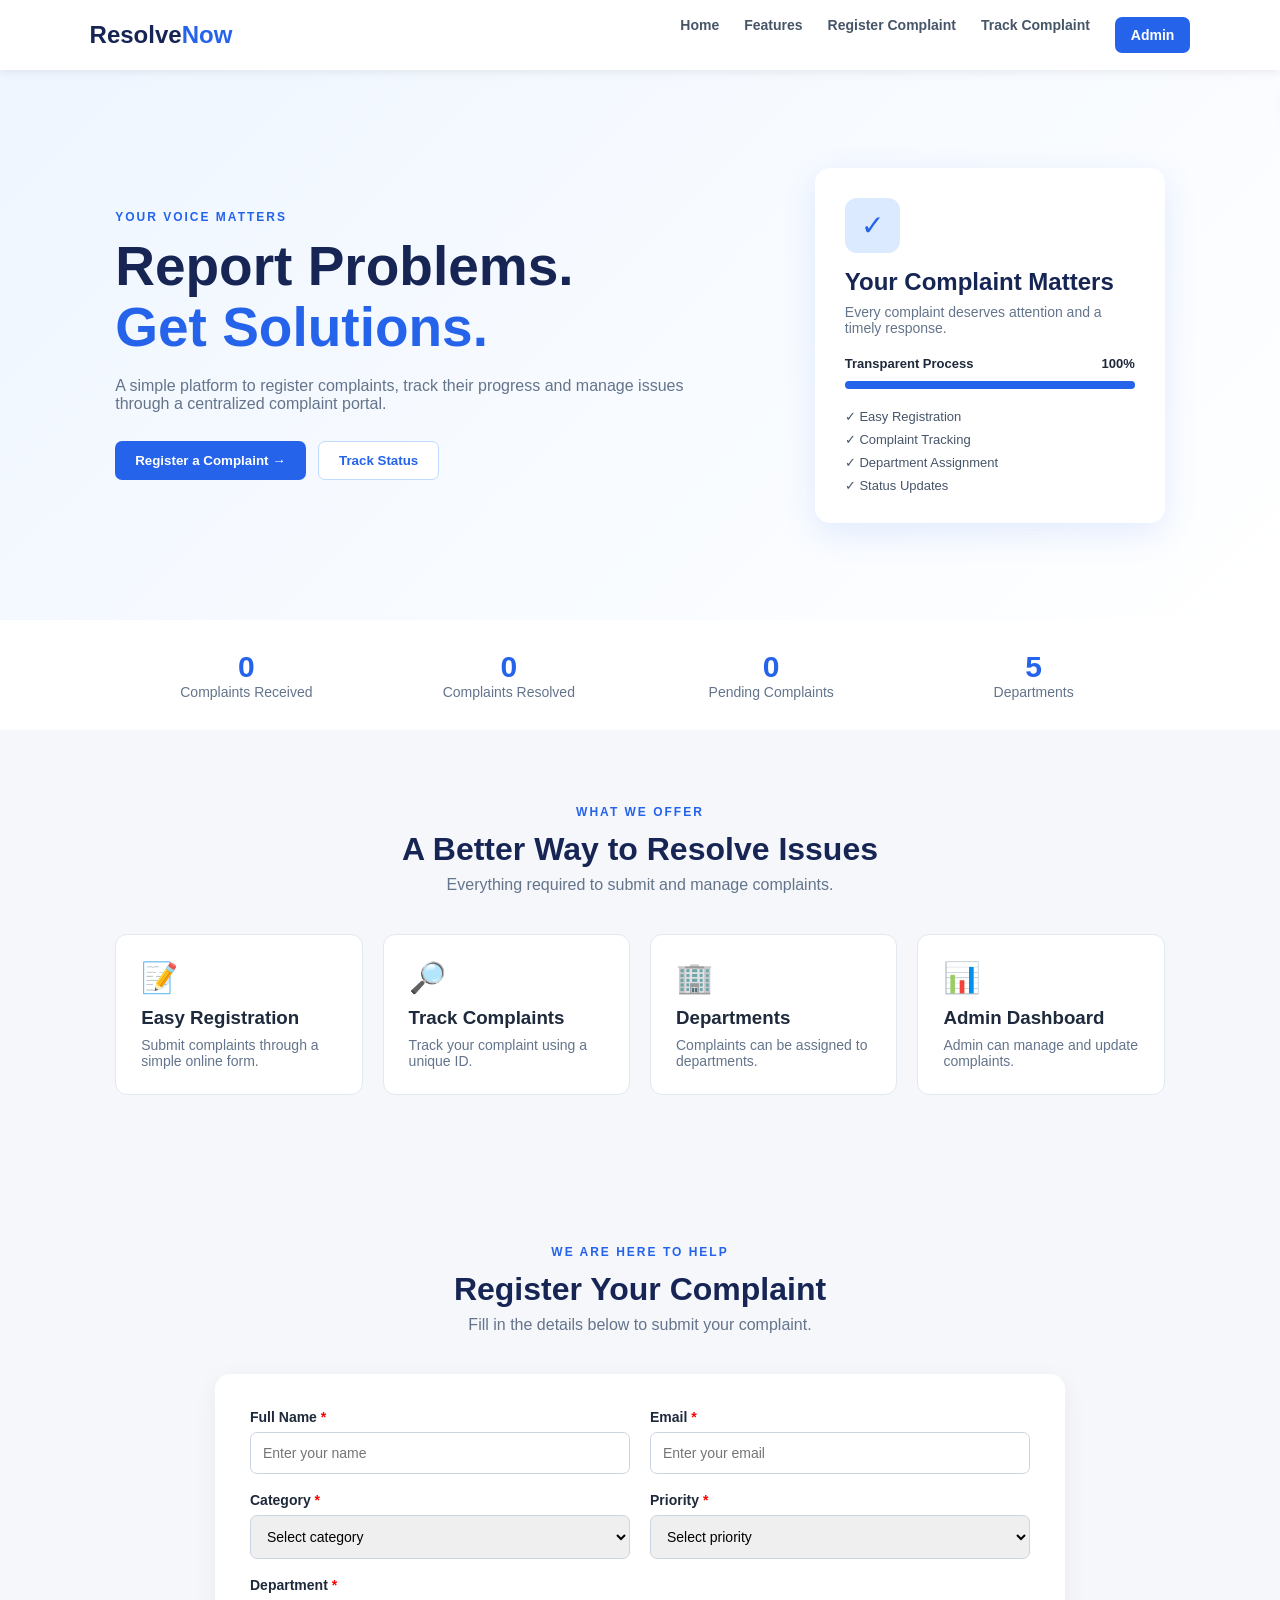
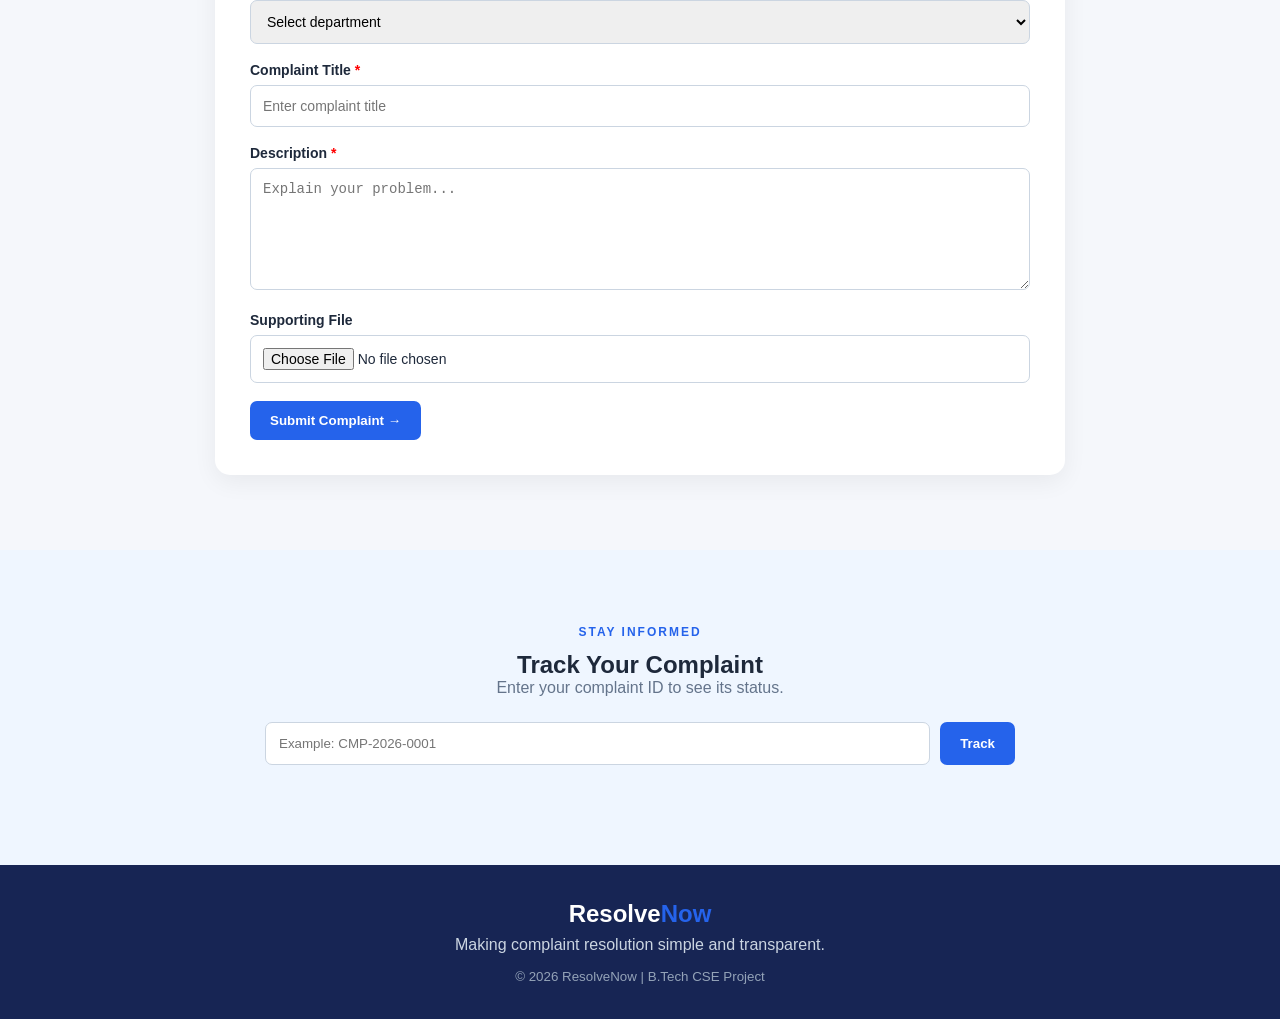
<file: ComplaintManagementPortal/index.html>
<!DOCTYPE html>
<html lang="en">
<head>
<meta charset="UTF-8">
<meta name="viewport" content="width=device-width, initial-scale=1.0">
<title>Complaint Management Portal</title>
<style>
* {
    margin: 0;
    padding: 0;
    box-sizing: border-box;
}

body {
    font-family: Arial, sans-serif;
    background: #f5f7fb;
    color: #1e293b;
}

html {
    scroll-behavior: smooth;
}

button {
    cursor: pointer;
}

.hidden {
    display: none !important;
}

.required {
    color: red;
}

.navbar {
    background: #fff;
    height: 70px;
    display: flex;
    justify-content: space-between;
    align-items: center;
    padding: 0 7%;
    box-shadow: 0 2px 10px rgba(0, 0, 0, .08);
    position: sticky;
    top: 0;
    z-index: 10;
}

.logo {
    font-size: 24px;
    font-weight: bold;
    color: #172554;
}

.logo span {
    color: #2563eb;
}

.navbar nav {
    display: flex;
    gap: 25px;
}

.navbar nav a {
    text-decoration: none;
    color: #475569;
    font-size: 14px;
    font-weight: bold;
    cursor: pointer;
}

.navbar nav a:hover,
.navbar nav a.nav-btn:hover {
    color: #2563eb;
}

.nav-btn {
    background: #2563eb;
    color: #fff !important;
    padding: 10px 16px;
    border-radius: 7px;
}

.hero {
    min-height: 550px;
    padding: 80px 9%;
    display: flex;
    align-items: center;
    justify-content: space-between;
    gap: 40px;
    background: linear-gradient(135deg, #eff6ff, #fff);
}

.hero-content {
    max-width: 580px;
}

.tagline {
    color: #2563eb;
    font-size: 12px;
    font-weight: bold;
    letter-spacing: 2px;
    margin-bottom: 12px;
}

.hero h1 {
    font-size: 55px;
    line-height: 1.1;
    color: #172554;
    margin-bottom: 20px;
}

.hero h1 span {
    color: #2563eb;
}

.hero-text {
    color: #64748b;
    margin-bottom: 28px;
}

.primary-btn {
    background: #2563eb;
    color: #fff;
    border: 0;
    padding: 12px 20px;
    border-radius: 7px;
    font-weight: bold;
}

.primary-btn:hover {
    background: #1d4ed8;
}

.secondary-btn {
    background: #fff;
    color: #2563eb;
    border: 1px solid #bfdbfe;
    padding: 11px 20px;
    border-radius: 7px;
    font-weight: bold;
    margin-left: 8px;
}

.hero-card {
    width: 350px;
    background: #fff;
    padding: 30px;
    border-radius: 15px;
    box-shadow: 0 10px 35px rgba(37, 99, 235, .12);
}

.card-icon {
    width: 55px;
    height: 55px;
    display: grid;
    place-items: center;
    background: #dbeafe;
    color: #2563eb;
    border-radius: 12px;
    font-size: 28px;
    margin-bottom: 15px;
}

.hero-card h2 {
    color: #172554;
    margin-bottom: 8px;
}

.hero-card p {
    color: #64748b;
    font-size: 14px;
}

.progress {
    height: 8px;
    background: #dbeafe;
    border-radius: 10px;
    margin: 10px 0 20px;
}

.progress div {
    width: 100%;
    height: 100%;
    background: #2563eb;
    border-radius: 10px;
}

.trust {
    display: grid;
    gap: 8px;
    font-size: 13px;
    color: #475569;
}

.stats {
    background: #fff;
    display: grid;
    grid-template-columns: repeat(4, 1fr);
    padding: 30px 9%;
}

.stat {
    text-align: center;
}

.stat h2 {
    color: #2563eb;
    font-size: 30px;
}

.stat p {
    color: #64748b;
    font-size: 14px;
}

.section {
    padding: 75px 9%;
}

.heading {
    text-align: center;
    margin-bottom: 40px;
}

.heading h2 {
    color: #172554;
    font-size: 32px;
    margin-bottom: 8px;
}

.heading p:last-child {
    color: #64748b;
}

.features {
    display: grid;
    grid-template-columns: repeat(4, 1fr);
    gap: 20px;
}

.feature {
    background: #fff;
    padding: 25px;
    border: 1px solid #e2e8f0;
    border-radius: 12px;
    transition: .2s;
}

.feature:hover {
    transform: translateY(-4px);
    box-shadow: 0 8px 20px rgba(0, 0, 0, .07);
}

.feature-icon {
    font-size: 30px;
    margin-bottom: 12px;
}

.feature h3 {
    margin-bottom: 8px;
}

.feature p {
    color: #64748b;
    font-size: 14px;
}

.form-box {
    max-width: 850px;
    margin: auto;
    background: #fff;
    padding: 35px;
    border-radius: 15px;
    box-shadow: 0 7px 25px rgba(0, 0, 0, .06);
}

.row {
    display: flex;
    gap: 20px;
}

.group {
    flex: 1;
    margin-bottom: 18px;
}

.group label {
    display: block;
    font-size: 14px;
    font-weight: bold;
    margin-bottom: 7px;
}

.group input,
.group select,
.group textarea {
    width: 100%;
    padding: 12px;
    border: 1px solid #cbd5e1;
    border-radius: 7px;
    font-size: 14px;
}

.group textarea {
    resize: vertical;
}

.group input:focus,
.group select:focus,
.group textarea:focus {
    outline: 2px solid #bfdbfe;
    border-color: #2563eb;
}

.success {
    max-width: 850px;
    margin: 0 auto 20px;
    background: #dcfce7;
    color: #166534;
    padding: 18px;
    border-radius: 8px;
}

.track-section {
    background: #eff6ff;
}

.track-box {
    max-width: 750px;
    margin: auto;
    text-align: center;
}

.track-form {
    display: flex;
    gap: 10px;
    margin: 25px 0;
}

.track-form input {
    flex: 1;
    padding: 13px;
    border: 1px solid #cbd5e1;
    border-radius: 7px;
}

.result {
    background: #fff;
    text-align: left;
    padding: 25px;
    border-radius: 12px;
    box-shadow: 0 5px 20px rgba(0, 0, 0, .06);
}

.result h3 {
    color: #172554;
    margin-bottom: 15px;
}

.result-grid {
    display: grid;
    grid-template-columns: repeat(2, 1fr);
    gap: 12px;
}

.result-item {
    background: #f8fafc;
    padding: 12px;
    border-radius: 6px;
}

.result-item strong {
    display: block;
    font-size: 12px;
    color: #475569;
    margin-bottom: 4px;
}

.status {
    padding: 5px 10px;
    border-radius: 20px;
    font-size: 12px;
    font-weight: bold;
}

.pending {
    background: #fef3c7;
    color: #92400e;
}

.progress-status {
    background: #dbeafe;
    color: #1e40af;
}

.resolved {
    background: #dcfce7;
    color: #166534;
}

.rejected {
    background: #fee2e2;
    color: #991b1b;
}

.login-box {
    max-width: 430px;
    margin: auto;
    background: #fff;
    padding: 35px;
    border-radius: 12px;
    box-shadow: 0 6px 25px rgba(0, 0, 0, .06);
}

.login-info {
    background: #eff6ff;
    color: #1e40af;
    padding: 12px;
    border-radius: 7px;
    margin-bottom: 20px;
    font-size: 13px;
}

.error {
    background: #fee2e2;
    color: #991b1b;
    padding: 12px;
    border-radius: 7px;
    margin-bottom: 15px;
}

.admin {
    background: #f8fafc;
}

.admin-head {
    display: flex;
    justify-content: space-between;
    align-items: center;
    margin-bottom: 25px;
}

.admin-head h2 {
    color: #172554;
}

.logout {
    background: #ef4444;
    color: #fff;
    border: 0;
    padding: 10px 18px;
    border-radius: 7px;
    font-weight: bold;
}

.admin-stats {
    display: grid;
    grid-template-columns: repeat(4, 1fr);
    gap: 20px;
    margin-bottom: 25px;
}

.admin-stat {
    background: #fff;
    padding: 20px;
    border-radius: 10px;
    border-left: 4px solid #2563eb;
}

.admin-stat h3 {
    color: #2563eb;
    font-size: 28px;
}

.admin-stat p {
    color: #64748b;
    font-size: 13px;
}

.controls {
    background: #fff;
    padding: 15px;
    border-radius: 10px;
    display: flex;
    gap: 10px;
    margin-bottom: 20px;
}

.controls input,
.controls select {
    flex: 1;
    padding: 10px;
    border: 1px solid #cbd5e1;
    border-radius: 6px;
}

.table-box {
    overflow-x: auto;
    background: #fff;
    border-radius: 10px;
}

table {
    width: 100%;
    border-collapse: collapse;
    min-width: 950px;
}

th, td {
    padding: 12px;
    border-bottom: 1px solid #e2e8f0;
    text-align: left;
    font-size: 13px;
}

th {
    background: #f8fafc;
    color: #475569;
}

.view {
    background: #dbeafe;
    color: #1d4ed8;
    border: 0;
    padding: 6px 10px;
    border-radius: 5px;
}

.delete {
    background: #fee2e2;
    color: #b91c1c;
    border: 0;
    padding: 6px 10px;
    border-radius: 5px;
}

.modal {
    display: none;
    position: fixed;
    inset: 0;
    background: rgba(0, 0, 0, .5);
    justify-content: center;
    align-items: center;
    padding: 20px;
    z-index: 100;
}

.modal-box {
    background: #fff;
    width: 100%;
    max-width: 650px;
    padding: 30px;
    border-radius: 12px;
    max-height: 90vh;
    overflow: auto;
}

.modal-head {
    display: flex;
    justify-content: space-between;
    margin-bottom: 20px;
}

.close {
    border: 0;
    background: #f1f5f9;
    width: 32px;
    height: 32px;
    border-radius: 50%;
    font-size: 20px;
}

.modal-actions {
    display: flex;
    gap: 10px;
    margin-top: 20px;
}

.modal-actions select {
    flex: 1;
    padding: 10px;
}

.notification {
    position: fixed;
    top: 85px;
    right: 20px;
    width: 320px;
    background: #fff;
    padding: 15px;
    border-left: 5px solid #2563eb;
    box-shadow: 0 5px 20px rgba(0, 0, 0, .15);
    border-radius: 7px;
    transform: translateX(350px);
    transition: .3s;
    z-index: 200;
}

.notification.show {
    transform: translateX(0);
}

.footer {
    background: #172554;
    color: #cbd5e1;
    text-align: center;
    padding: 35px;
}

.footer .logo {
    color: #fff;
    margin-bottom: 8px;
}

.footer small {
    display: block;
    margin-top: 15px;
    color: #94a3b8;
}

@media(max-width: 900px) {
    .hero {
        flex-direction: column;
        text-align: center;
    }
    .hero-card {
        width: 100%;
        max-width: 400px;
    }
    .features,
    .admin-stats {
        grid-template-columns: repeat(2, 1fr);
    }
}

@media(max-width: 650px) {
    .navbar {
        padding: 0 5%;
    }
    .navbar nav {
        gap: 10px;
        flex-wrap: wrap;
    }
    .hero {
        padding: 60px 5%;
    }
    .hero h1 {
        font-size: 40px;
    }
    .stats {
        grid-template-columns: repeat(2, 1fr);
        padding: 25px 5%;
    }
    .section {
        padding: 55px 5%;
    }
    .features,
    .stats {
        grid-template-columns: 1fr;
    }
    .row,
    .track-form,
    .result-grid,
    .controls,
    .admin-head {
        flex-direction: column;
        gap: 15px;
    }
}
</style>
</head>
<body>

<header class="navbar">
    <div class="logo">Resolve<span>Now</span></div>
    <nav>
        <a onclick="scrollToSec('home')">Home</a>
        <a onclick="scrollToSec('features')">Features</a>
        <a onclick="scrollToSec('complaintSection')">Register Complaint</a>
        <a onclick="scrollToSec('trackingSection')">Track Complaint</a>
        <a onclick="adminLogin()" class="nav-btn">Admin</a>
    </nav>
</header>

<section class="hero" id="home">
    <div class="hero-content">
        <p class="tagline">YOUR VOICE MATTERS</p>
        <h1>Report Problems.<br><span>Get Solutions.</span></h1>
        <p class="hero-text">A simple platform to register complaints, track their progress and manage issues through a centralized complaint portal.</p>
        <button class="primary-btn" onclick="scrollToSec('complaintSection')">Register a Complaint →</button>
        <button class="secondary-btn" onclick="scrollToSec('trackingSection')">Track Status</button>
    </div>
    <div class="hero-card">
        <div class="card-icon">✓</div>
        <h2>Your Complaint Matters</h2>
        <p>Every complaint deserves attention and a timely response.</p>
        <div style="display:flex; justify-content:space-between; margin-top:20px; font-size:13px; font-weight:bold;">
            <span>Transparent Process</span><span>100%</span>
        </div>
        <div class="progress"><div></div></div>
        <div class="trust">
            <span>✓ Easy Registration</span>
            <span>✓ Complaint Tracking</span>
            <span>✓ Department Assignment</span>
            <span>✓ Status Updates</span>
        </div>
    </div>
</section>

<section class="stats">
    <div class="stat"><h2 id="homeTotal">0</h2><p>Complaints Received</p></div>
    <div class="stat"><h2 id="homeResolved">0</h2><p>Complaints Resolved</p></div>
    <div class="stat"><h2 id="homePending">0</h2><p>Pending Complaints</p></div>
    <div class="stat"><h2>5</h2><p>Departments</p></div>
</section>

<section class="section" id="features">
    <div class="heading">
        <p class="tagline">WHAT WE OFFER</p>
        <h2>A Better Way to Resolve Issues</h2>
        <p>Everything required to submit and manage complaints.</p>
    </div>
    <div class="features">
        <div class="feature"><div class="feature-icon">📝</div><h3>Easy Registration</h3><p>Submit complaints through a simple online form.</p></div>
        <div class="feature"><div class="feature-icon">🔎</div><h3>Track Complaints</h3><p>Track your complaint using a unique ID.</p></div>
        <div class="feature"><div class="feature-icon">🏢</div><h3>Departments</h3><p>Complaints can be assigned to departments.</p></div>
        <div class="feature"><div class="feature-icon">📊</div><h3>Admin Dashboard</h3><p>Admin can manage and update complaints.</p></div>
    </div>
</section>

<section class="section" id="complaintSection">
    <div class="heading">
        <p class="tagline">WE ARE HERE TO HELP</p>
        <h2>Register Your Complaint</h2>
        <p>Fill in the details below to submit your complaint.</p>
    </div>
    <div id="success"></div>
    <form class="form-box" id="complaintForm">
        <div class="row">
            <div class="group"><label>Full Name <span class="required">*</span></label><input type="text" id="name" required placeholder="Enter your name"></div>
            <div class="group"><label>Email <span class="required">*</span></label><input type="email" id="email" required placeholder="Enter your email"></div>
        </div>
        <div class="row">
            <div class="group">
                <label>Category <span class="required">*</span></label>
                <select id="category" required>
                    <option value="">Select category</option>
                    <option>Technical Issue</option><option>Infrastructure</option><option>Academic</option><option>Hostel and Mess</option><option>Administration</option><option>Other</option>
                </select>
            </div>
            <div class="group">
                <label>Priority <span class="required">*</span></label>
                <select id="priority" required>
                    <option value="">Select priority</option>
                    <option>Low</option><option>Medium</option><option>High</option><option>Urgent</option>
                </select>
            </div>
        </div>
        <div class="group">
            <label>Department <span class="required">*</span></label>
            <select id="department" required>
                <option value="">Select department</option>
                <option>IT Department</option><option>Maintenance</option><option>Academic Department</option><option>Hostel Administration</option><option>General Administration</option>
            </select>
        </div>
        <div class="group"><label>Complaint Title <span class="required">*</span></label><input type="text" id="title" placeholder="Enter complaint title" required></div>
        <div class="group"><label>Description <span class="required">*</span></label><textarea id="description" rows="6" placeholder="Explain your problem..." required></textarea></div>
        <div class="group"><label>Supporting File</label><input type="file" id="file" accept="image/*,.pdf,.doc,.docx"></div>
        <button class="primary-btn" type="submit">Submit Complaint →</button>
    </form>
</section>

<section class="section track-section" id="trackingSection">
    <div class="track-box">
        <p class="tagline">STAY INFORMED</p>
        <h2>Track Your Complaint</h2>
        <p style="color:#64748b;">Enter your complaint ID to see its status.</p>
        <form class="track-form" id="trackForm">
            <input type="text" id="trackId" placeholder="Example: CMP-2026-0001" required>
            <button class="primary-btn">Track</button>
        </form>
        <div id="trackResult"></div>
    </div>
</section>

<section class="section hidden" id="loginSection">
    <div class="heading">
        <p class="tagline">ADMINISTRATION</p>
        <h2>Admin Login</h2>
        <p>Login to manage complaints.</p>
    </div>
    <div class="login-box">
        <div class="login-info">Demo Login:<br>Username: <b>admin</b><br>Password: <b>admin123</b></div>
        <div id="loginError"></div>
        <form id="loginForm">
            <div class="group"><label>Username</label><input type="text" id="username" required></div>
            <div class="group"><label>Password</label><input type="password" id="password" required></div>
            <button class="primary-btn" style="width:100%;">Login</button>
        </form>
    </div>
</section>

<section class="section admin hidden" id="adminSection">
    <div class="admin-head">
        <div><p class="tagline">ADMIN PANEL</p><h2>Complaint Dashboard</h2></div>
        <button class="logout" onclick="logout()">Logout</button>
    </div>
    <div class="admin-stats">
        <div class="admin-stat"><h3 id="total">0</h3><p>Total Complaints</p></div>
        <div class="admin-stat"><h3 id="pending">0</h3><p>Pending</p></div>
        <div class="admin-stat"><h3 id="inprogress">0</h3><p>In Progress</p></div>
        <div class="admin-stat"><h3 id="resolved">0</h3><p>Resolved</p></div>
    </div>
    <div class="controls">
        <input type="text" id="search" placeholder="Search complaint..." oninput="showComplaints()">
        <select id="statusFilter" onchange="showComplaints()">
            <option value="All">All Status</option><option>Pending</option><option>In Progress</option><option>Resolved</option><option>Rejected</option>
        </select>
        <select id="priorityFilter" onchange="showComplaints()">
            <option value="All">All Priority</option><option>Low</option><option>Medium</option><option>High</option><option>Urgent</option>
        </select>
    </div>
    <div class="table-box">
        <table>
            <thead>
                <tr><th>ID</th><th>Name</th><th>Title</th><th>Department</th><th>Priority</th><th>Status</th><th>Date</th><th>Action</th></tr>
            </thead>
            <tbody id="tableBody"></tbody>
        </table>
    </div>
</section>

<div class="modal" id="modal">
    <div class="modal-box">
        <div class="modal-head">
            <h2>Complaint Details</h2>
            <button class="close" onclick="closeModal()">×</button>
        </div>
        <div id="modalData"></div>
    </div>
</div>

<div class="notification" id="notification">
    <b id="notificationTitle"></b>
    <p id="notificationText"></p>
</div>

<footer class="footer">
    <div class="logo">Resolve<span>Now</span></div>
    <p>Making complaint resolution simple and transparent.</p>
    <small>© 2026 ResolveNow | B.Tech CSE Project</small>
</footer>

<script>
let complaints = JSON.parse(localStorage.getItem("complaints")) || [];

function saveData() {
    localStorage.setItem("complaints", JSON.stringify(complaints));
    updateStats();
}

function scrollToSec(id) {
    document.getElementById(id).scrollIntoView({ behavior: "smooth" });
}

function adminLogin() {
    document.getElementById("loginSection").classList.remove("hidden");
    document.getElementById("adminSection").classList.add("hidden");
    scrollToSec("loginSection");
}

function logout() {
    document.getElementById("adminSection").classList.add("hidden");
    scrollToSec("home");
}

function closeModal() {
    document.getElementById("modal").style.display = "none";
}

function notify(title, text) {
    let n = document.getElementById("notification");
    document.getElementById("notificationTitleлогу").innerText = title;
    document.getElementById("notificationText").innerText = text;
    n.classList.add("show");
    setTimeout(() => n.classList.remove("show"), 3000);
}

function updateStats() {
    let total = complaints.length;
    let pending = complaints.filter(c => c.status === "Pending").length;
    let inProgress = complaints.filter(c => c.status === "In Progress").length;
    let resolved = complaints.filter(c => c.status === "Resolved").length;

    ["homeTotal", "total"].forEach(id => { if(document.getElementById(id)) document.getElementById(id).innerText = total; });
    ["homeResolved", "resolved"].forEach(id => { if(document.getElementById(id)) document.getElementById(id).innerText = resolved; });
    ["homePending", "pending"].forEach(id => { if(document.getElementById(id)) document.getElementById(id).innerText = pending; });
    if(document.getElementById("inprogress")) document.getElementById("inprogress").innerText = inProgress;
}
updateStats();

document.getElementById("complaintForm").addEventListener("submit", function(e) {
    e.preventDefault();
    let fileInput = document.getElementById("file");
    if(fileInput.files.length && fileInput.files[0].size > 5*1024*1024) {
        alert("File should be less than 5 MB.");
        return;
    }
    
    let comp = {
        id: "CMP-2026-" + String(complaints.length + 1).padStart(4, "0"),
        name: document.getElementById("name").value,
        email: document.getElementById("email").value,
        category: document.getElementById("category").value,
        priority: document.getElementById("priority").value,
        department: document.getElementById("department").value,
        title: document.getElementById("title").value,
        description: document.getElementById("description").value,
        file: fileInput.files.length ? fileInput.files[0].name : "No file",
        status: "Pending",
        date: new Date().toLocaleDateString("en-IN")
    };

    complaints.push(comp);
    saveData();

    document.getElementById("success").innerHTML = `<div class="success"><b>Complaint submitted successfully!</b><br>Your Complaint ID is: <strong>${comp.id}</strong><br>Save this ID to track your complaint.</div>`;
    this.reset();
    notify("Complaint Submitted", "Your ID is " + comp.id);
});

document.getElementById("trackForm").addEventListener("submit", function(e) {
    e.preventDefault();
    let id = document.getElementById("trackId").value.trim().toUpperCase();
    let item = complaints.find(c => c.id === id);
    let result = document.getElementById("trackResult");

    if(!item) {
        result.innerHTML = `<div class="error" style="margin-top:20px">Complaint not found.</div>`;
        return;
    }

    result.innerHTML = `
        <div class="result" style="margin-top:20px">
            <h3>Complaint Details</h3>
            <div class="result-grid">
                <div class="result-item"><strong>Complaint ID</strong>${item.id}</div>
                <div class="result-item"><strong>Status</strong>${statusBadge(item.status)}</div>
                <div class="result-item"><strong>Name</strong>${item.name}</div>
                <div class="result-item"><strong>Date</strong>${item.date}</div>
                <div class="result-item"><strong>Category</strong>${item.category}</div>
                <div class="result-item"><strong>Priority</strong>${item.priority}</div>
                <div class="result-item"><strong>Department</strong>${item.department}</div>
                <div class="result-item"><strong>Title</strong>${item.title}</div>
                <div class="result-item" style="grid-column:1/-1"><strong>Description</strong>${item.description}</div>
            </div>
        </div>
    `;
});

function statusBadge(status) {
    let cls = status === "In Progress" ? "progress-status" : status === "Resolved" ? "resolved" : status === "Rejected" ? "rejected" : "pending";
    return `<span class="status ${cls}">${status}</span>`;
}

document.getElementById("loginForm").addEventListener("submit", function(e) {
    e.preventDefault();
    if(document.getElementById("username").value === "admin" && document.getElementById("password").value === "admin123") {
        document.getElementById("loginSection").classList.add("hidden");
        document.getElementById("adminSection").classList.remove("hidden");
        showComplaints();
        updateStats();
        scrollToSec("adminSection");
        notify("Login Successful", "Welcome Admin");
    } else {
        document.getElementById("loginError").innerHTML = `<div class="error">Invalid username or password.</div>`;
    }
});

function showComplaints() {
    let search = document.getElementById("search").value.toLowerCase();
    let status = document.getElementById("statusFilter").value;
    let priority = document.getElementById("priorityFilter").value;

    let data = complaints.filter(item => {
        let matchSearch = item.id.toLowerCase().includes(search) || item.name.toLowerCase().includes(search) || item.title.toLowerCase().includes(search);
        let matchStatus = status === "All" || item.status === status;
        let matchPriority = priority === "All" || item.priority === priority;
        return matchSearch && matchStatus && matchPriority;
    });

    let body = document.getElementById("tableBody");
    if(data.length === 0) {
        body.innerHTML = `<tr><td colspan="8" style="text-align:center;padding:30px">No complaints found.</td></tr>`;
        return;
    }

    body.innerHTML = data.map(item => `
        <tr>
            <td><b>${item.id}</b></td>
            <td>${item.name}</td>
            <td>${item.title}</td>
            <td>${item.department}</td>
            <td>${item.priority}</td>
            <td>${statusBadge(item.status)}</td>
            <td>${item.date}</td>
            <td>
                <button class="view" onclick="viewComplaint('${item.id}')">View</button>
                <button class="delete" onclick="deleteComplaint('${item.id}')">Delete</button>
            </td>
        </tr>
    `).join("");
}

function viewComplaint(id) {
    let item = complaints.find(c => c.id === id);
    if(!item) return;

    document.getElementById("modalData").innerHTML = `
        <div class="result-grid">
            <div class="result-item"><strong>ID</strong>${item.id}</div>
            <div class="result-item"><strong>Date</strong>${item.date}</div>
            <div class="result-item"><strong>Name</strong>${item.name}</div>
            <div class="result-item"><strong>Email</strong>${item.email}</div>
            <div class="result-item"><strong>Category</strong>${item.category}</div>
            <div class="result-item"><strong>Department</strong>${item.department}</div>
            <div class="result-item"><strong>Priority</strong>${item.priority}</div>
            <div class="result-item"><strong>Status</strong>${statusBadge(item.status)}</div>
            <div class="result-item" style="grid-column:1/-1"><strong>Title</strong>${item.title}</div>
            <div class="result-item" style="grid-column:1/-1"><strong>Description</strong>${item.description}</div>
            <div class="result-item"><strong>File</strong>${item.file}</div>
        </div>
        <div class="modal-actions">
            <select id="newStatus">
                <option ${item.status==="Pending"?"selected":""}>Pending</option>
                <option ${item.status==="In Progress"?"selected":""}>In Progress</option>
                <option ${item.status==="Resolved"?"selected":""}>Resolved</option>
                <option ${item.status==="Rejected"?"selected":""}>Rejected</option>
            </select>
            <button class="primary-btn" onclick="updateStatus('${item.id}')">Update Status</button>
        </div>
    `;
    document.getElementById("modal").style.display = "flex";
}

function updateStatus(id) {
    let item = complaints.find(c => c.id === id);
    if(item) {
        item.status = document.getElementById("newStatus").value;
        saveData();
        showComplaints();
        closeModal();
        notify("Status Updated", "Complaint " + id + " marked as " + item.status);
    }
}

function deleteComplaint(id) {
    if(confirm("Are you sure you want to delete complaint " + id + "?")) {
        complaints = complaints.filter(c => c.id !== id);
        saveData();
        showComplaints();
        notify("Deleted", "Complaint " + id + " removed.");
    }
}
</script>
</body>
</html>
</file>
